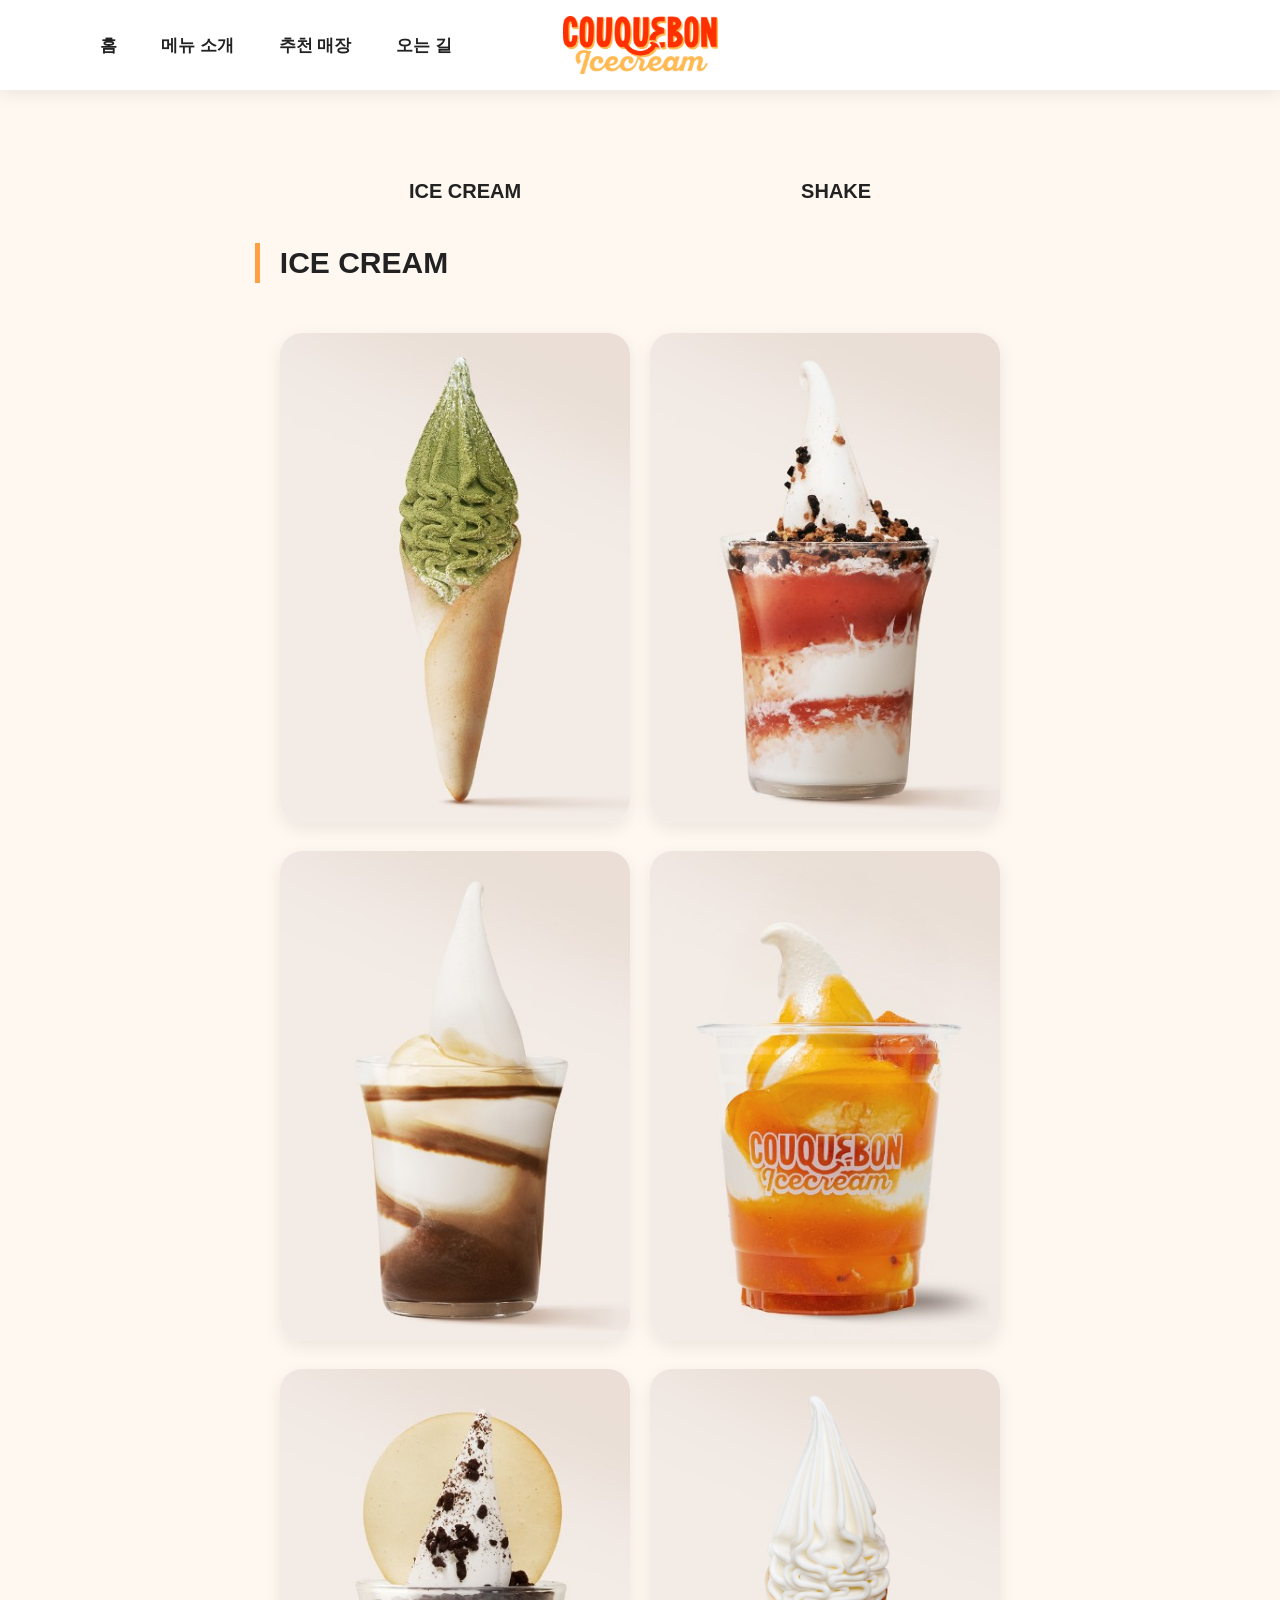
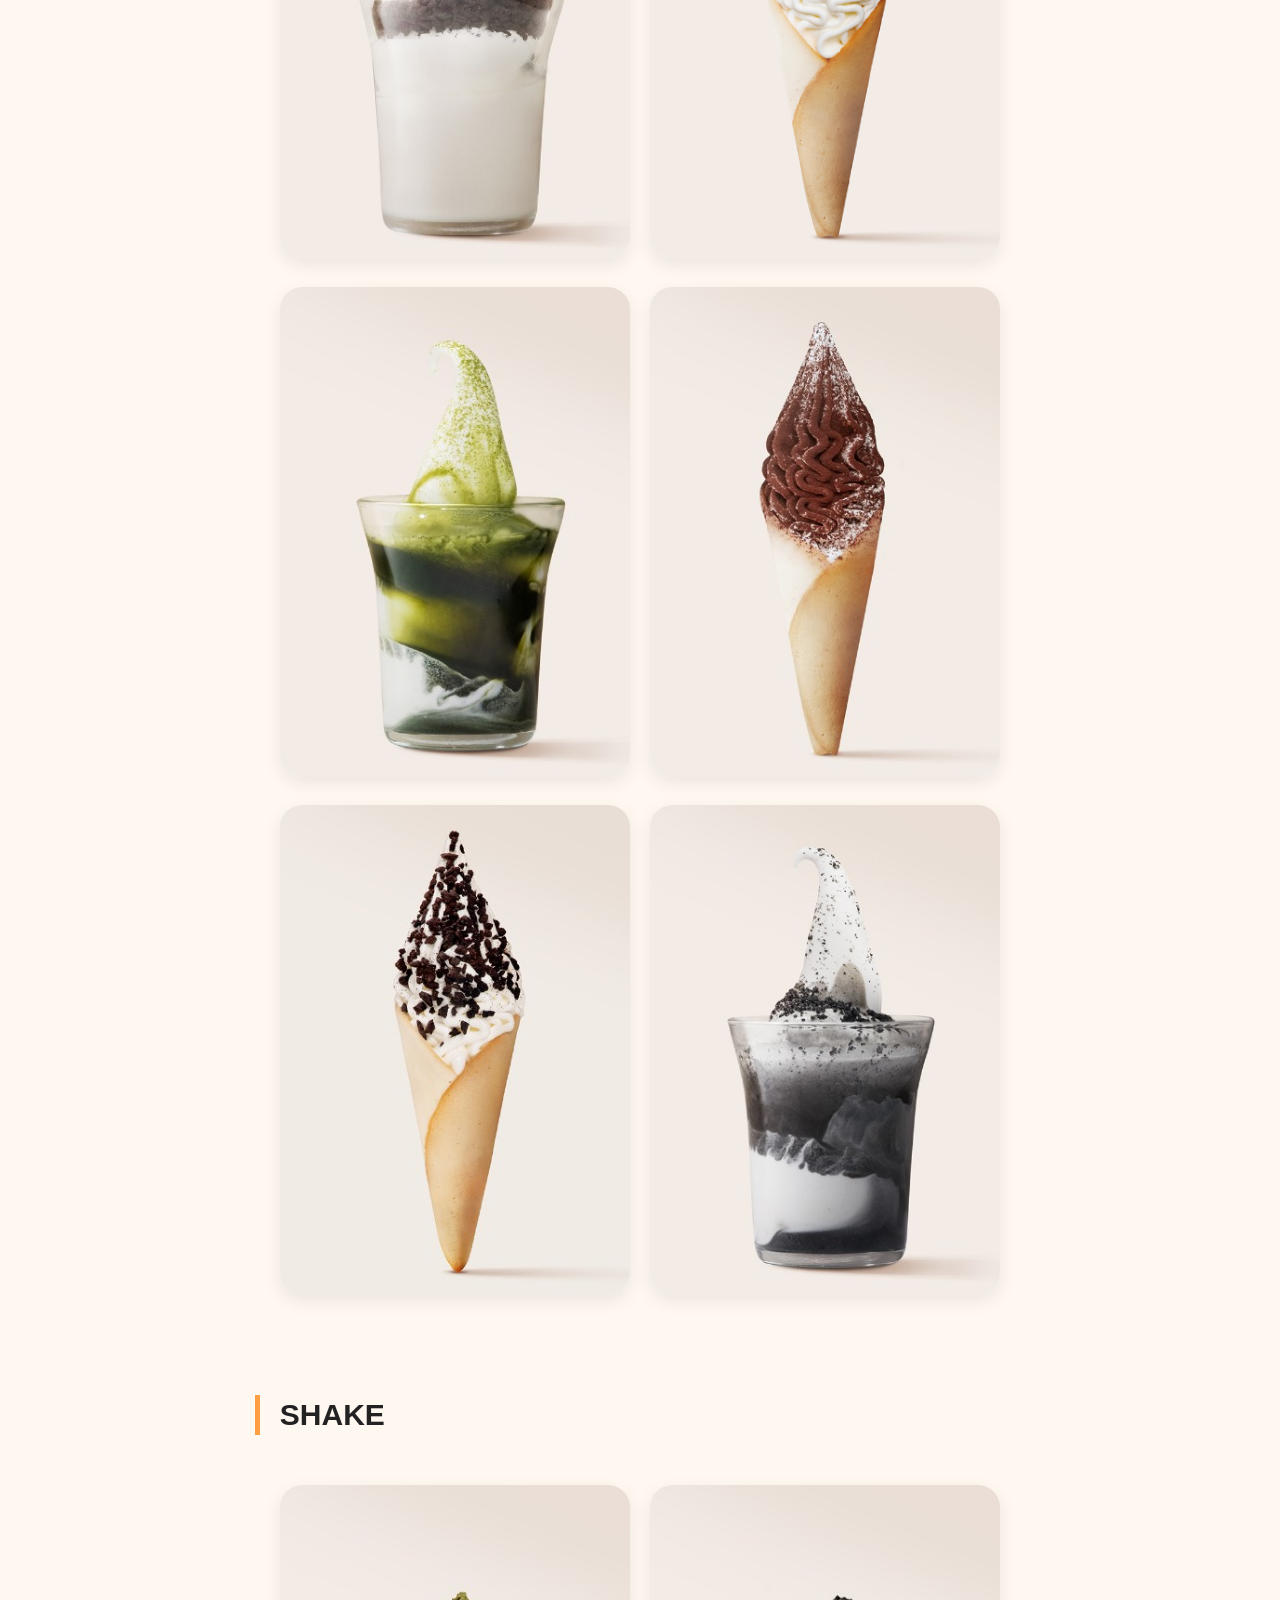
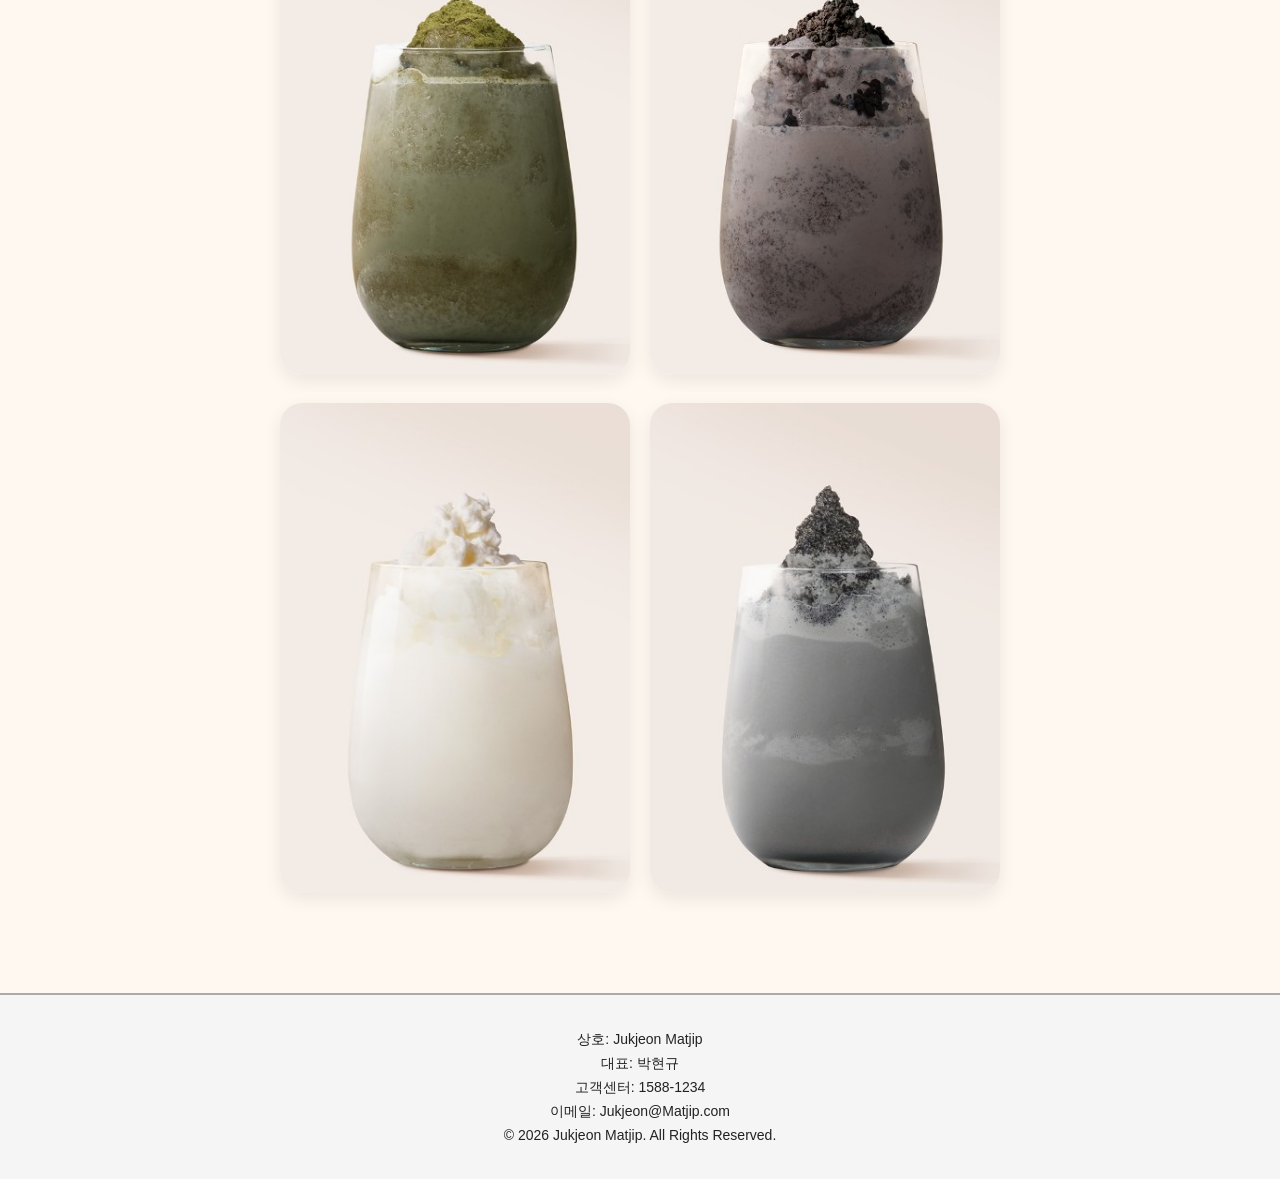
<file: 쿠브봉.html>
<!DOCTYPE html>
<html lang="en">

<head>
    <meta charset="UTF-8">
    <meta name="viewport" content="width=device-width, initial-scale=1.0">
    <title>쿠크봉메뉴</title>
    <link rel="stylesheet" href="./css/쿠크봉.css">
</head>

<body>
    <header>
        <div class="header-menu">
            <a href="./메인페이지.html">홈</a>
            <a href="#">메뉴 소개</a>
            <a href="./맛집목록페이지.html">추천 매장</a>
            <a href="#">오는 길</a>
        </div>
        <div class="logo">
            <a href="./메인페이지.html">
                <img src="./img/쿠크봉/로고.jpg" alt="로고">
            </a>
        </div>
    </header>

    <div class="container">
        <main>
            <div class="menu">
                <a href="#ICE-CREAM">ICE CREAM</a>
                <a href="#SHAKE">SHAKE</a>
            </div>

            <div class="main-menu">
                <div id="ICE-CREAM" class="menu-text">
                    ICE CREAM
                </div>
                <div id="ice-img">
                    <div class="ice-img">
                        <img src="./img/쿠크봉/녹차.jpg" alt="녹차">
                    </div>
                    <div class="ice-img">
                        <img src="./img/쿠크봉/딸기크런치.jpg" alt="딸기크런치">
                    </div>
                    <div class="ice-img">
                        <img src="./img/쿠크봉/아보카토.jpg" alt="아보카토">
                    </div>
                    <div class="ice-img">
                        <img src="./img/쿠크봉/애플망고.jpg" alt="애플망고">
                    </div>
                    <div class="ice-img">
                        <img src="./img/쿠크봉/오레오.jpg" alt="오레오">
                    </div>
                    <div class="ice-img">
                        <img src="./img/쿠크봉/오리지날.jpg" alt="오리지날">
                    </div>
                    <div class="ice-img">
                        <img src="./img/쿠크봉/제주말차.jpg" alt="제주말차">
                    </div>
                    <div class="ice-img">
                        <img src="./img/쿠크봉/초코.jpg" alt="초코">
                    </div>
                    <div class="ice-img">
                        <img src="./img/쿠크봉/쿠키.jpg" alt="쿠키">
                    </div>
                    <div class="ice-img">
                        <img src="./img/쿠크봉/흑임자.jpg" alt="흑임자">
                    </div>
                </div>
            </div>

            <div id="SHAKE" class="menu-text">
                SHAKE
            </div>

            <div id="shake-img">
                <div class="shake-img">
                    <img src="./img/쿠크봉/말차 쉐이크.jpg" alt="말차 쉐이크">
                </div>
                <div class="shake-img">
                    <img src="./img/쿠크봉/오레오 쿠키 쉐이크.jpg" alt="오레오 쿠키 쉐이크">
                </div>
                <div class="shake-img">
                    <img src="./img/쿠크봉/오리지날 쉐이크.jpg" alt="오리지날 쉐이크">
                </div>
                <div class="shake-img">
                    <img src="./img/쿠크봉/흑임자 쉐이크.jpg" alt="흑임자 쉐이크">
                </div>

            </div>
        </main>


    </div>
    <footer>
        <div class="footer-info">
            <p>상호: Jukjeon Matjip</p>
            <p>대표: 박현규</p>
            <p>고객센터: 1588-1234</p>
            <p>이메일: Jukjeon@Matjip.com</p>
            <p>© 2026 Jukjeon Matjip. All Rights Reserved.</p>
        </div>
    </footer>
</body>

</html>
</file>
<file: css/쿠크봉.css>
@font-face {
    font-family: 'RomanticGumi';
    src: url('https://cdn.jsdelivr.net/gh/projectnoonnu/2410-1@1.0/GumiRomanceTTF.woff2') format('woff2');
    font-weight: normal;
    font-display: swap;
}

@font-face {
    font-family: 'NexonMaplestory';
    src: url('https://cdn.jsdelivr.net/gh/projectnoonnu/noonfonts_20-04@2.1/MaplestoryOTFLight.woff') format('woff');
    font-weight: 300;
    font-display: swap;
}

@font-face {
    font-family: 'NexonMaplestory';
    src: url('https://cdn.jsdelivr.net/gh/projectnoonnu/noonfonts_20-04@2.1/MaplestoryOTFBold.woff') format('woff');
    font-weight: 700;
    font-display: swap;
}

:root {
    --main-bg: #fff8f0;
    --main-orange: #ff9f43;
    --text-main: #222;
    --border-gray: #aaa;
    --white: #ffffff;
    --shadow: rgba(0, 0, 0, 0.08);
}

* {
    box-sizing: border-box;
    padding: 0;
    margin: 0;
}

body {
    background-color: var(--main-bg);
    color: var(--text-main);
    font-family: Arial, Helvetica, sans-serif;
}

header {
    position: sticky;
    top: 0;
    z-index: 5;
    height: 90px;
    background-color: var(--white);
    box-shadow: 0 4px 16px var(--shadow);
    display: flex;
    align-items: center;
    justify-content: center;
    gap: 40px;
}

.header-menu {
    width: 100%;
    padding: 80px;
}

.header-menu > a {
    position: static;
    margin: 20px;
    right: 18%;
    color: var(--text-main);
    text-decoration: none;
    font-size: 17px;
    font-weight: bold;
    transition: 0.32s;
}

header a:hover {
    color: var(--main-orange);
    transform: translateY(-3px);
}

.logo {
    position: absolute;
    left: 50% - 65px;
    width: 155px;
    height: 100px;
}

.logo img {
    width: 100%;
    height: 100%;
    object-fit: contain;
    display: block;
}

.container {
    width: 70%;
    margin: 50px auto 0;
    padding: 20px;
    min-width: 760px;
}

.menu {
    width: 100%;
    display: flex;
    justify-content: center;
    margin: 0px auto;
    padding: 20px;
    gap: 280px;
}

.menu>a {
    color: var(--text-main);
    text-decoration: none;
    font-size: 20px;
    font-weight: bold;
    transition: 0.32s;
}

.menu a:hover {
    color: var(--main-orange);
}

.menu-text {
    width: 90%;
    font-weight: 900;
    padding: 3px 20px;
    margin: 20px auto 50px;
    border-left: 5px solid var(--main-orange);
    font-size: 30px;
}

#ice-img {
    display: flex;
    flex-wrap: wrap;
    justify-content: center;
    gap: 28px 20px;
    margin-bottom: 100px;
}

.ice-img {
    width: 350px;
    height: 490px;
    border-radius: 22px;
    overflow: hidden;
    background-color: var(--white);
    box-shadow: 0 6px 18px var(--shadow);
    transition: 0.32s;
}

.ice-img:hover {
    filter: brightness(70%);
}

#shake-img {
    display: flex;
    flex-wrap: wrap;
    justify-content: center;
    gap: 28px 20px;
}

.shake-img {
    width: 350px;
    height: 490px;
    border-radius: 22px;
    overflow: hidden;
    background-color: var(--white);
    box-shadow: 0 6px 18px var(--shadow);
    transition: 0.32s ease-in-out;
}


.shake-img:hover {
    filter: brightness(70%);
}

.ice-img img, .shake-img img {
    width: 100%;
    height: 100%;
    object-fit: cover;
    display: block;
}

footer {
    width: 100%;
    margin-top: 80px;
    padding: 30px;
    background-color: #f5f5f5;
    border-top: 2px solid var(--border-gray);
    text-align: center;
    color: var(--text-main);
}

footer p {
    margin: 6px 0;
    font-size: 14px;
}

@media (max-width: 1200px) {

    .header-menu{
        display: none;
    }

}

@media (max-width: 767px) {

    footer {
        width: 100%;
        position: flex;
        left: 0px;
        bottom: 0px;
    }
    .menu-text {
        width: 100%;
        display: flex;
        flex-wrap: wrap;
        justify-content: flex-start;
        margin: 30px 0px 10px;
        border: none;
        border-bottom: #222;
    }

}
</file>
